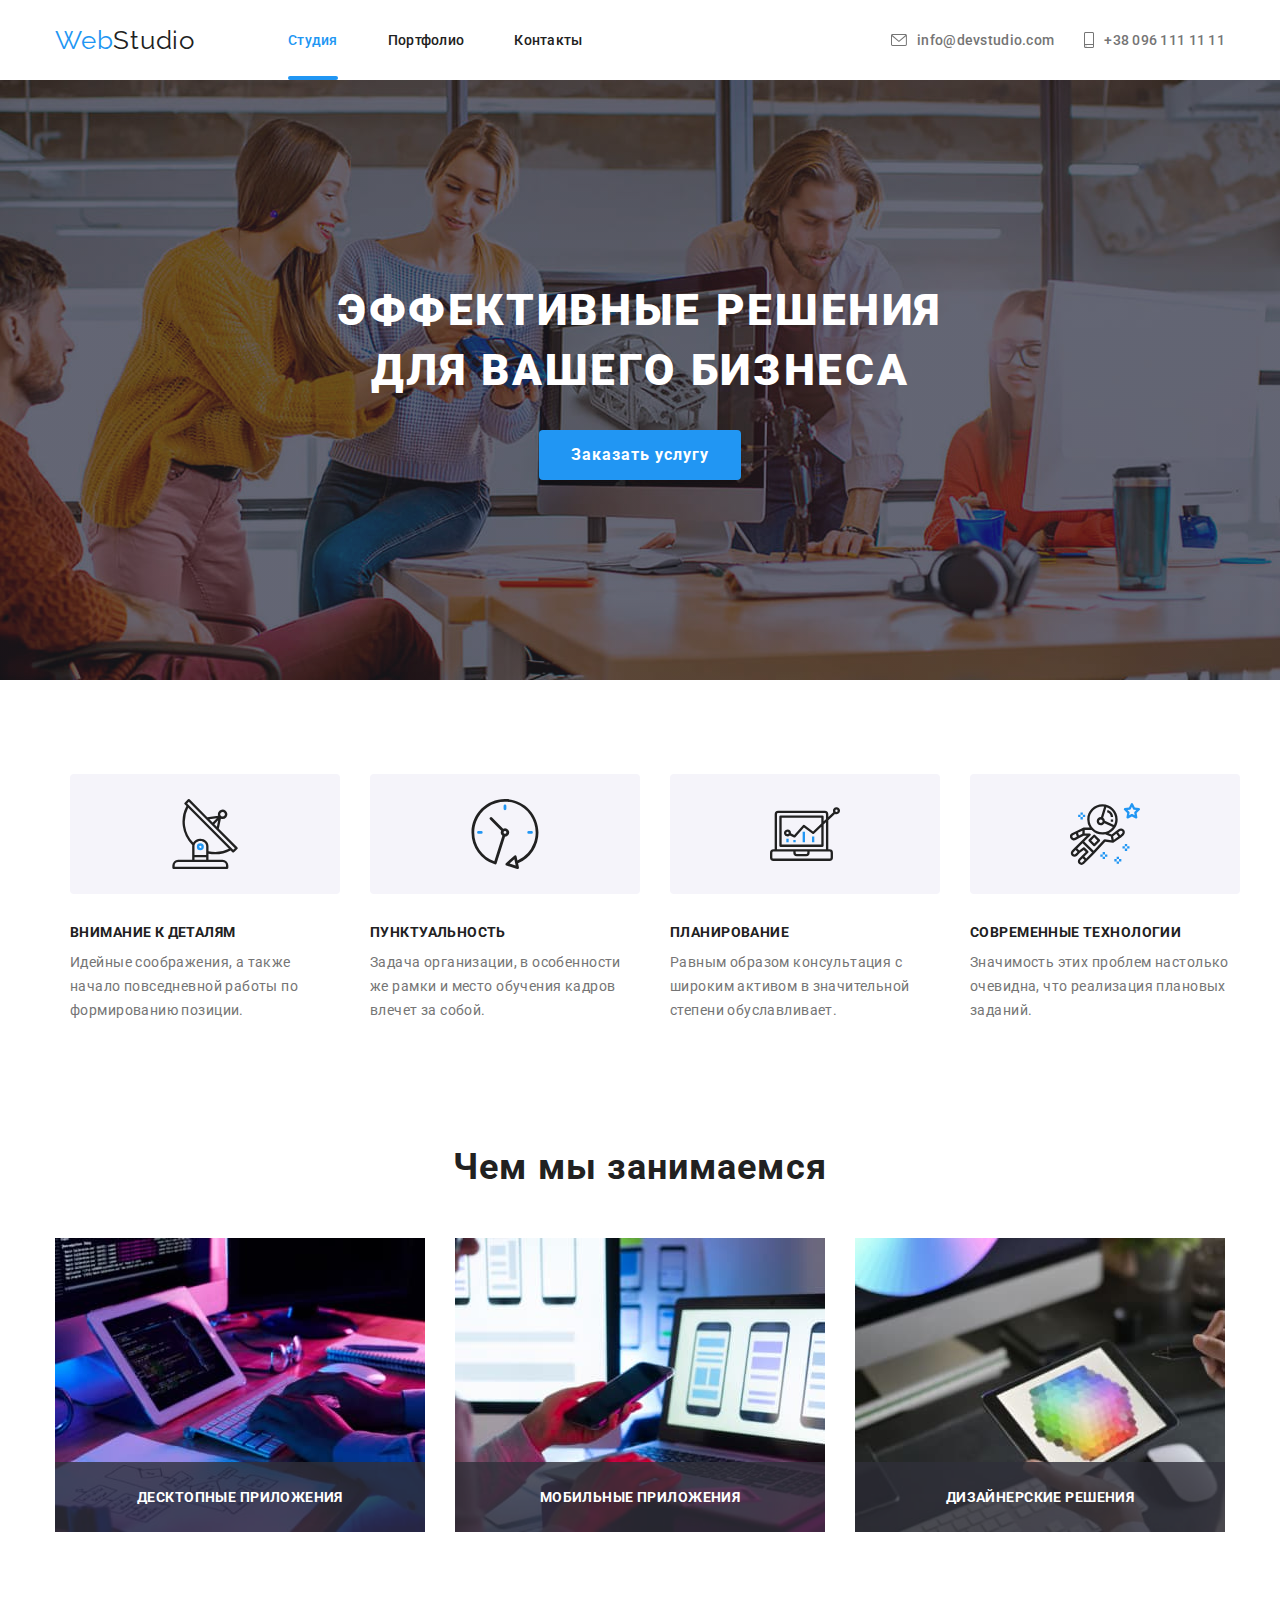
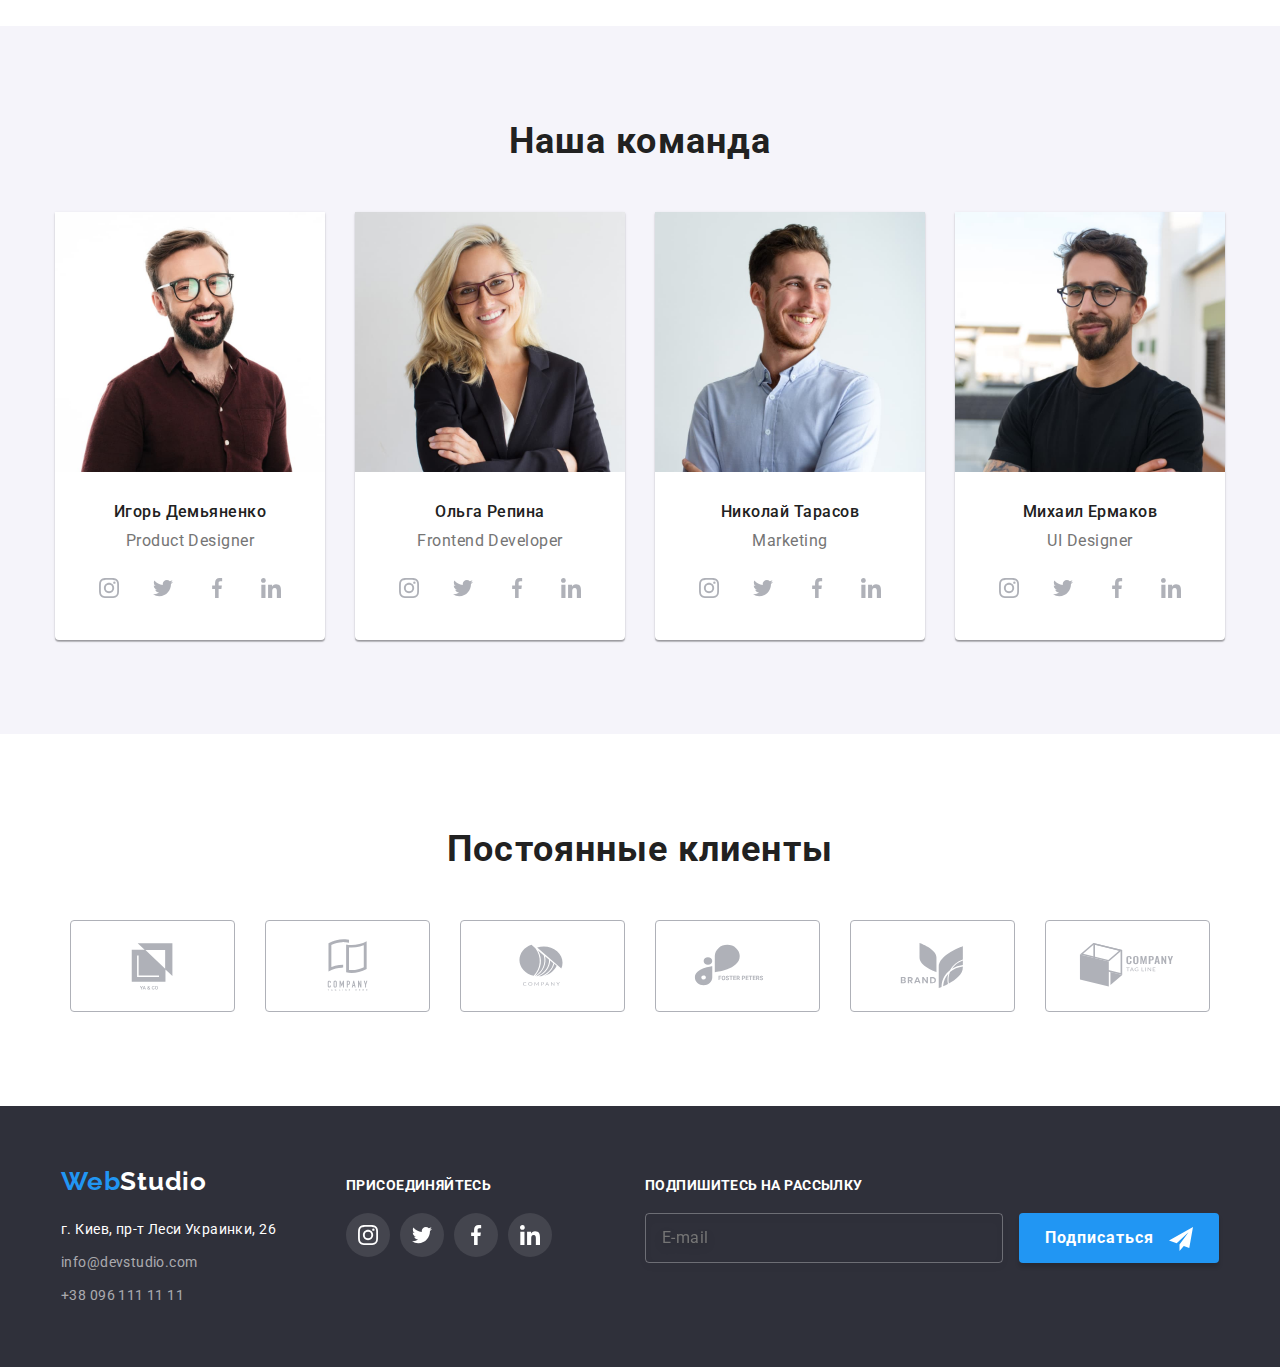
<file: index.html>
<!DOCTYPE html>
<html lang="ru">

<head>
    <meta charset="UTF-8">
    <meta http-equiv="X-UA-Compatible" content="IE=edge">
    <meta name="viewport" content="width=device-width, initial-scale=1.0">
    <title>Студия</title>
    <link rel="preconnect" href="https://fonts.googleapis.com">
    <link rel="preconnect" href="https://fonts.gstatic.com" crossorigin>
    <link
        href="https://fonts.googleapis.com/css2?family=Raleway:wght@700&family=Roboto:wght@400;500;700;900&display=swap"
        rel="stylesheet">
    <link rel="stylesheet" href="./css/main.min.css">
</head>

<body>

    <!-- header   -->

    <header class="header">
        <div class="container">
            <nav class="header__inner">
                <a href="./index.html" class="link header__logo"><span class="header__logo--part">Web</span>Studio</a>
                <ul class="header-nav">
                    <li class="header-nav__item"><a href="./index.html" class="link header__link current">Студия</a>
                    </li>
                    <li class="header-nav__item"><a href="./portfolio.html" class="link header__link">Портфолио</a></li>
                    <li class="header-nav__item"><a href="./index.html" class="link header__link">Контакты</a></li>
                </ul>
                <ul class="header-contact">
                    <li class="header-contact__item">
                        <a href="mailto:info@devstudio.com"
                            class="link header__link header-contact__link header__contact--tablet">
                            <svg class="header-contact__icon" width="16" height="12">
                                <use href="./images/icons.svg#icon-envelope"></use>
                            </svg>
                            info@devstudio.com</a>
                    </li>
                    <li class="header-contact__item">
                        <a href="tel:+380961111111" class="link header__link header-contact__link">
                            <svg class="header-contact__icon" width="10" height="16">
                                <use href="./images/icons.svg#icon-smartphone"></use>
                            </svg>
                            +38 096 111 11 11</a>
                    </li>
                </ul>
            </nav>
            <div class="header-menu">
                <div class="header-mobile">
                    <a href="./index.html" class="link header__logo--mob"><span class="header__logo--part">Web</span>Studio</a>
                    <button class="header-mobile__burger" type="button" data-menu-open>
                        <svg class="header-mobile__icon" width="40" height="40">
                            <use href="./images/icons.svg#icon-menu"></use>
                        </svg>
                    </button>
                </div>
                <div class="burger-menu is-hidden" data-menu>
                    <button data-menu-close class="menu-close__button">
                        <svg class="menu-close__icon">
                            <use href="./images/icons.svg#icon-modal-close"></use>
                        </svg>
                    </button>
                    <div class="burger-inner">
                        <ul class="burger-nav">
                            <li class="burger__item"><a href="./index.html" class="link burger-nav__link current">Студия</a>
                            </li>
                            <li class="burger__item"><a href="./portfolio.html" class="link burger-nav__link">Портфолио</a></li>
                            <li class="burger__item"><a href="./index.html" class="link burger-nav__link">Контакты</a></li>
                        </ul>
                        <ul class="burger-contact">
                            <li class="burger__item">
                                <a href="tel:+380961111111" class="link burger-contact__link-tel">+38 096 111 11 11</a>
                            </li>
                            <li class="burger__item">
                                <a href="mailto:info@devstudio.com" class="link burger-contact__link">info@devstudio.com</a>
                            </li>
                            <ul class="burger-social">
                                <li class="burger-social__item">
                                    <a href="" class="link burger-social__link">Instagram</a>
                                </li>
                                <li class="burger-social__item">
                                    <a href="" class="link burger-social__link">Twitter</a>
                                </li>
                                <li class="burger-social__item">
                                    <a href="" class="link burger-social__link">Facebook</a>
                                </li>
                                <li class="burger-social__item">
                                    <a href="" class="link burger-social__link">LinkedIn</a>
                                </li>
                            </ul>
                        </ul>
                    </div>
                </div>
            </div>
        </div>
    </header>

    <!-- hero -->

    <main>
        <section class="hero section">
            <h1 class="hero__title">Эффективные решения для вашего бизнеса</h1>
            <button data-modal-open type="button" class="hero__button">Заказать услугу</button>
        </section>

        <!-- features  -->

        <section class="features section">
            <div class="container">
                <ul class="features-list">
                    <li class="features-list__item">
                        <div class="features-list__logo">
                            <svg class="features-list__icon">
                                <use href="./images/icons.svg#icon-antenna"></use>
                            </svg>
                        </div>
                        <h3 class="features-list__title">Внимание к деталям</h3>
                        <p class="features-list__text">Идейные соображения, а также начало повседневной работы по
                            формированию позиции.</p>
                    </li>
                    <li class="features-list__item">
                        <div class="features-list__logo">
                            <svg class="features-list__icon">
                                <use href="./images/icons.svg#icon-clock"></use>
                            </svg>
                        </div>
                        <h3 class="features-list__title">Пунктуальность</h3>
                        <p class="features-list__text">Задача организации, в особенности же рамки и место обучения
                            кадров влечет за собой.</p>
                    </li>
                    <li class="features-list__item">
                        <div class="features-list__logo">
                            <svg class="features-list__icon">
                                <use href="./images/icons.svg#icon-diagram"></use>
                            </svg>
                        </div>
                        <h3 class="features-list__title">Планирование</h3>
                        <p class="features-list__text">Равным образом консультация с широким активом в значительной
                            степени обуславливает.</p>
                    </li>
                    <li class="features-list__item">
                        <div class="features-list__logo">
                            <svg class="features-list__icon">
                                <use href="./images/icons.svg#icon-astronaut"></use>
                            </svg>
                        </div>
                        <h3 class="features-list__title">Современные технологии</h3>
                        <p class="features-list__text">Значимость этих проблем настолько очевидна, что реализация
                            плановых заданий.</p>
                    </li>
                </ul>
            </div>
        </section>
        <section class="product section">
            <div class="container">
                <h2 class="primary-title">Чем мы занимаемся</h2>
                <ul class="product-list">
                    <li class="product-list__item">
                        <picture>
                            <source srcset="
                                                ./images/img-1.jpg 1x,
                                                ./images/img-1-2x.jpeg 2x
                                                " media="(min-width: 1200px)" />
                            <img src="./images/img-1.jpg" alt="работа за компьютером" width="370" height="294"
                                class="product-list__photo">
                        </picture>
                        <p class="product-list__descr">Десктопные приложения</p>
                    </li>
                    <li class="product-list__item">
                        <picture>
                            <source srcset="
                                                                        ./images/img-2.jpg 1x,
                                                                        ./images/img-2-2x.jpeg 2x
                                                                        " media="(min-width: 1200px)" />
                            <img src="./images/img-2.jpg" alt="работа с телефоном" width="370" height="294"
                                class="product-list__photo">
                        </picture>
                        <p class="product-list__descr">Мобильные приложения</p>
                    </li>
                    <li class="product-list__item">
                        <picture>
                            <source srcset="
                                                                        ./images/img-3.jpg 1x,
                                                                        ./images/img-3-2x.jpeg 2x
                                                                        " media="(min-width: 1200px)" />
                            <img src="./images/img-3.jpg" alt="работа за планшетом" width="370" height="294"
                                class="product-list__photo">
                        </picture>
                        <p class="product-list__descr">Дизайнерские решения</p>
                    </li>
                </ul>
            </div>
        </section>

        <!-- team -->

        <section class="team section">
            <div class="container">
            <h2 class="primary-title">Наша команда</h2>
            <ul class="team-list">
                <li class="team-list__item">
                    <picture>
                        <source srcset="
                        ./images/img-4.jpg 1x,
                        ./images/img-4-2x.jpeg 2x
                        " media="(min-width: 1200px)" />
                        <source srcset="
                        ./images/img-tab-4.jpeg 1x,
                        ./images/img-tab-4-2x.jpeg 2x
                        " media="(min-width: 768px)" />
                        <source srcset="
                        ./images/img-mob-4.jpeg 1x,
                        ./images/img-mob-4-2x.jpeg 2x
                        " media="(min-width: 480px)" />
                        <img src="./images/img-4.jpg" alt="Product Designer" width="270" height="260"
                            class="team-list__photo">
                    </picture>
                    <div class="team-list__info">
                        <h3 class="team-list__name">Игорь Демьяненко</h3>
                        <p class="team-list__position">Product Designer</p>
                        <ul class="team-social">
                            <li class="team-social__icon">
                                <a href="#" class="link team-social__link">
                                    <svg class="team-social__sign">
                                        <use href="./images/icons.svg#icon-instagram"></use>
                                    </svg>
                                </a>
                            </li>
                            <li class="team-social__icon">
                                <a href="#" class="link team-social__link">
                                    <svg class="team-social__sign">
                                        <use href="./images/icons.svg#icon-twitter"></use>
                                    </svg>
                                </a>
                            </li>
                            <li class="team-social__icon">
                                <a href="#" class="link team-social__link">
                                    <svg class="team-social__sign">
                                        <use href="./images/icons.svg#icon-facebook"></use>
                                    </svg>
                                </a>
                            </li>
                            <li class="team-social__icon">
                                <a href="#" class="link team-social__link">
                                    <svg class="team-social__sign">
                                        <use href="./images/icons.svg#icon-linkedin"></use>
                                    </svg>
                                </a>
                            </li>
                        </ul>
                    </div>
                </li>
                <li class="team-list__item">
                    <picture>
                        <source srcset="
                                            ./images/img-5.jpg 1x,
                                            ./images/img-5-2x.jpeg 2x
                                            " media="(min-width: 1200px)" />
                        <source srcset="
                                            ./images/img-tab-5.jpeg 1x,
                                            ./images/img-tab-5-2x.jpeg 2x
                                            " media="(min-width: 768px)" />
                        <source srcset="
                                            ./images/img-mob-5.jpeg 1x,
                                            ./images/img-mob-5-2x.jpeg 2x
                                            " media="(min-width: 480px)" />
                        <img src="./images/img-5.jpg" alt="Frontend Developer" width="270" height="260"
                            class="team-list__photo">
                    </picture>
                    <div class="team-list__info">
                        <h3 class="team-list__name">Ольга Репина</h3>
                        <p class="team-list__position">Frontend Developer</p>
                        <ul class="team-social">
                            <li class="team-social__icon">
                                <a href="#" class="link team-social__link">
                                    <svg class="team-social__sign">
                                        <use href="./images/icons.svg#icon-instagram"></use>
                                    </svg>
                                </a>
                            </li>
                            <li class="team-social__icon">
                                <a href="#" class="link team-social__link">
                                    <svg class="team-social__sign">
                                        <use href="./images/icons.svg#icon-twitter"></use>
                                    </svg>
                                </a>
                            </li>
                            <li class="team-social__icon">
                                <a href="#" class="link team-social__link">
                                    <svg class="team-social__sign">
                                        <use href="./images/icons.svg#icon-facebook"></use>
                                    </svg>
                                </a>
                            </li>
                            <li class="team-social__icon">
                                <a href="#" class="link team-social__link">
                                    <svg class="team-social__sign">
                                        <use href="./images/icons.svg#icon-linkedin"></use>
                                    </svg>
                                </a>
                            </li>
                        </ul>
                    </div>
                </li>
                <li class="team-list__item">
                    <picture>
                        <source srcset="
                                                                ./images/img-6.jpg 1x,
                                                                ./images/img-6-2x.jpeg 2x
                                                                " media="(min-width: 1200px)" />
                        <source srcset="
                                                                ./images/img-tab-6.jpeg 1x,
                                                                ./images/img-tab-6-2x.jpeg 2x
                                                                " media="(min-width: 768px)" />
                        <source srcset="
                                                                ./images/img-mob-6.jpeg 1x,
                                                                ./images/img-mob-6-2x.jpeg 2x
                                                                " media="(min-width: 480px)" />
                        <img src="./images/img-6.jpg" alt="Marketing" width="270" height="260" class="team-list__photo">
                    </picture>
                    <div class="team-list__info">
                        <h3 class="team-list__name">Николай Тарасов</h3>
                        <p class="team-list__position">Marketing</p>
                        <ul class="team-social">
                            <li class="team-social__icon">
                                <a href="#" class="link team-social__link">
                                    <svg class="team-social__sign">
                                        <use href="./images/icons.svg#icon-instagram"></use>
                                    </svg>
                                </a>
                            </li>
                            <li class="team-social__icon">
                                <a href="#" class="link team-social__link">
                                    <svg class="team-social__sign">
                                        <use href="./images/icons.svg#icon-twitter"></use>
                                    </svg>
                                </a>
                            </li>
                            <li class="team-social__icon">
                                <a href="#" class="link team-social__link">
                                    <svg class="team-social__sign">
                                        <use href="./images/icons.svg#icon-facebook"></use>
                                    </svg>
                                </a>
                            </li>
                            <li class="team-social__icon">
                                <a href="#" class="link team-social__link">
                                    <svg class="team-social__sign">
                                        <use href="./images/icons.svg#icon-linkedin"></use>
                                    </svg>
                                </a>
                            </li>
                        </ul>
                    </div>
                </li>
                <li class="team-list__item">
                    <picture>
                        <source srcset="
                                                                                    ./images/img-7.jpg 1x,
                                                                                    ./images/img-7-2x.jpeg 2x
                                                                                    " media="(min-width: 1200px)" />
                        <source srcset="
                                                                                    ./images/img-tab-7.jpeg 1x,
                                                                                    ./images/img-tab-7-2x.jpeg 2x
                                                                                    " media="(min-width: 768px)" />
                        <source srcset="
                                                                                    ./images/img-mob-7.jpeg 1x,
                                                                                    ./images/img-mob-7-2x.jpeg 2x
                                                                                    " media="(min-width: 480px)" />
                        <img src="./images/img-7.jpg" alt="UI Designer" width="270" height="260"
                            class="team-list__photo">
                    </picture>
                    <div class="team-list__info">
                        <h3 class="team-list__name">Михаил Ермаков</h3>
                        <p class="team-list__position">UI Designer</p>
                        <ul class="team-social">
                            <li class="team-social__icon">
                                <a href="#" class="link team-social__link">
                                    <svg class="team-social__sign">
                                        <use href="./images/icons.svg#icon-instagram"></use>
                                    </svg>
                                </a>
                            </li>
                            <li class="team-social__icon">
                                <a href="#" class="link team-social__link">
                                    <svg class="team-social__sign">
                                        <use href="./images/icons.svg#icon-twitter"></use>
                                    </svg>
                                </a>
                            </li>
                            <li class="team-social__icon">
                                <a href="#" class="link team-social__link">
                                    <svg class="team-social__sign">
                                        <use href="./images/icons.svg#icon-facebook"></use>
                                    </svg>
                                </a>
                            </li>
                            <li class="team-social__icon">
                                <a href="#" class="link team-social__link">
                                    <svg class="team-social__sign">
                                        <use href="./images/icons.svg#icon-linkedin"></use>
                                    </svg>
                                </a>
                            </li>
                        </ul>
                    </div>
                </li>
            </ul>
            </div>
        </section>

        <!-- clients -->

        <section class="clients section">
            <div class="container clients-container">
                <h2 class="primary-title">Постоянные клиенты</h2>
                <ul class="clients-list">
                    <li class="clients-list__item">
                        <a href="#" class="clients-list__link link">
                            <svg class="clients-list__icon">
                                <use href="images/icons.svg#icon-client-1"></use>
                            </svg>
                        </a>
                    </li>
                    <li class="clients-list__item">
                        <a href="#" class="link clients-list__link">
                            <svg class="clients-list__icon">
                                <use href="images/icons.svg#icon-client-2"></use>
                            </svg>
                        </a>
                    </li>
                    <li class="clients-list__item">
                        <a href="#" class="link clients-list__link">
                            <svg class="clients-list__icon">
                                <use href="images/icons.svg#icon-client-3"></use>
                            </svg>
                        </a>
                    </li>
                    <li class="clients-list__item">
                        <a href="#" class="link clients-list__link">
                            <svg class="clients-list__icon">
                                <use href="images/icons.svg#icon-client-4"></use>
                            </svg>
                        </a>
                    </li>
                    <li class="clients-list__item">
                        <a href="#" class="clients-list__link link">
                            <svg class="clients-list__icon">
                                <use href="images/icons.svg#icon-client-5"></use>
                            </svg>
                        </a>
                    </li>
                    <li class="clients-list__item">
                        <a href="#" class="clients-list__link link">
                            <svg class="clients-list__icon">
                                <use href="images/icons.svg#icon-client-6"></use>
                            </svg>
                        </a>
                    </li>
                </ul>
            </div>
        </section>
    </main>

    <!-- footer  -->

    <footer class="footer">
        <div class="footer__inner container">
            <div class="footer-online">
                <div class="footer-contact">
                    <a href="./index.html" class="link footer__logo"><span
                            class="footer__logo--part">Web</span>Studio</a>
                    <address>
                        <ul class="footer-list">
                            <li class="footer-list__item"><a target="_blank" rel="noopener nofollow noreferrer"
                                    href="https://goo.gl/maps/vHbvLsZFDgiM335Y8" class="link footer-list__map">г. Киев,
                                    пр-т Леси
                                    Украинки, 26</a>
                            </li>
                            <li class="footer-list__item"><a href="mailto:info@devstudio.com"
                                    class="link footer-list__mail">info@devstudio.com</a></li>
                            <li class="footer-list__item"><a href="tel:+380961111111" class="link footer-list__tel">+38
                                    096 111 11
                                    11</a></li>
                        </ul>
                    </address>
                </div>
                <div class="footer-connect">
                    <p class="footer__text">Присоединяйтесь</p>
                    <ul class="footer-social">
                        <li class="footer-social__icon">
                            <a href="#" class="link footer-social__link">
                                <svg class="footer-social__sign">
                                    <use href="./images/icons.svg#icon-instagram"></use>
                                </svg>
                            </a>
                        </li>
                        <li class="footer-social__icon">
                            <a href="#" class="link footer-social__link">
                                <svg class="footer-social__sign">
                                    <use href="./images/icons.svg#icon-twitter"></use>
                                </svg>
                            </a>
                        </li>
                        <li class="footer-social__icon">
                            <a href="#" class="link footer-social__link">
                                <svg class="footer-social__sign">
                                    <use href="./images/icons.svg#icon-facebook"></use>
                                </svg>
                            </a>
                        </li>
                        <li class="footer-social__icon">
                            <a href="#" class="link footer-social__link">
                                <svg class="footer-social__sign">
                                    <use href="./images/icons.svg#icon-linkedin"></use>
                                </svg>
                            </a>
                        </li>
                    </ul>
                </div>
            </div>
            <form class="footer-form">
                <p class="footer__text">Подпишитесь на рассылку</p>
                <label for="email"></label>
                <input type="email" name="email" id="email" placeholder="E-mail" class="footer-form__input">
                <button type="submit" class="footer-form__button">Подписаться
                    <svg class="footer-form__send">
                        <use href="./images/icons.svg#icon-send"></use>
                    </svg>
                </button>
            </form>
        </div>
    </footer>

    <!-- modal window -->

    <div class="backdrop is-hidden" data-modal>
        <div class="modal">
            <form class="modal-form">
                <button data-modal-close class="modal-close__button">
                    <svg class="modal-close__icon">
                        <use href="./images/icons.svg#icon-modal-close"></use>
                    </svg>
                </button>
                <p class="modal-form__text">Оставьте свои данные, мы вам перезвоним</p>
                <div class="modal-data">
                    <div class="modal-data__item">
                        <label for="username" class="modal-data__label">Имя
                            <input type="text" name="username" id="username" class="modal-data__input">
                            <svg class="modal-data__icon">
                                <use href="./images/icons.svg#icon-person"></use>
                            </svg>
                        </label>
                    </div>
                    <div class="modal-data__item">
                        <label for="number" class="modal-data__label">Телефон
                            <input type="tel" name="number" id="number" class="modal-data__input">
                            <svg class="modal-data__icon">
                                <use href="./images/icons.svg#icon-phone"></use>
                            </svg>
                        </label>
                    </div>
                    <div class="modal-data__item">
                        <label for="mail" class="modal-data__label">Почта
                            <input type="email" name="mail" id="mail" class="modal-data__input">
                            <svg class="modal-data__icon">
                                <use href="./images/icons.svg#icon-email"></use>
                            </svg>
                        </label>
                    </div>
                    <div class="modal-data__item">
                        <label for="comment" class="modal-data__label">Комментарий</label>
                        <textarea name="text" id="comment" placeholder="Введите текст"
                            class="modal-data__input modal-data__textarea"></textarea>
                    </div>
                </div>
                <label class="modal-checkbox">
                    <svg class="modal-checkbox__icon">
                        <use href="./images/icons.svg#icon-check"></use>
                    </svg>
                    <input class="modal-checkbox__input" type="checkbox" name="agree" value="agree">Соглашаюсь с
                    рассылкой и принимаю <a href="#" download class="modal-checkbox__link">Условия договора</a>
                </label>
                <button type="submit" class="modal-form__button">Отправить</button>
            </form>
        </div>
    </div>

    <script src="./js/modal.js"></script>
    <script src="./js/menu.js"></script>

</body>

</html>
</file>
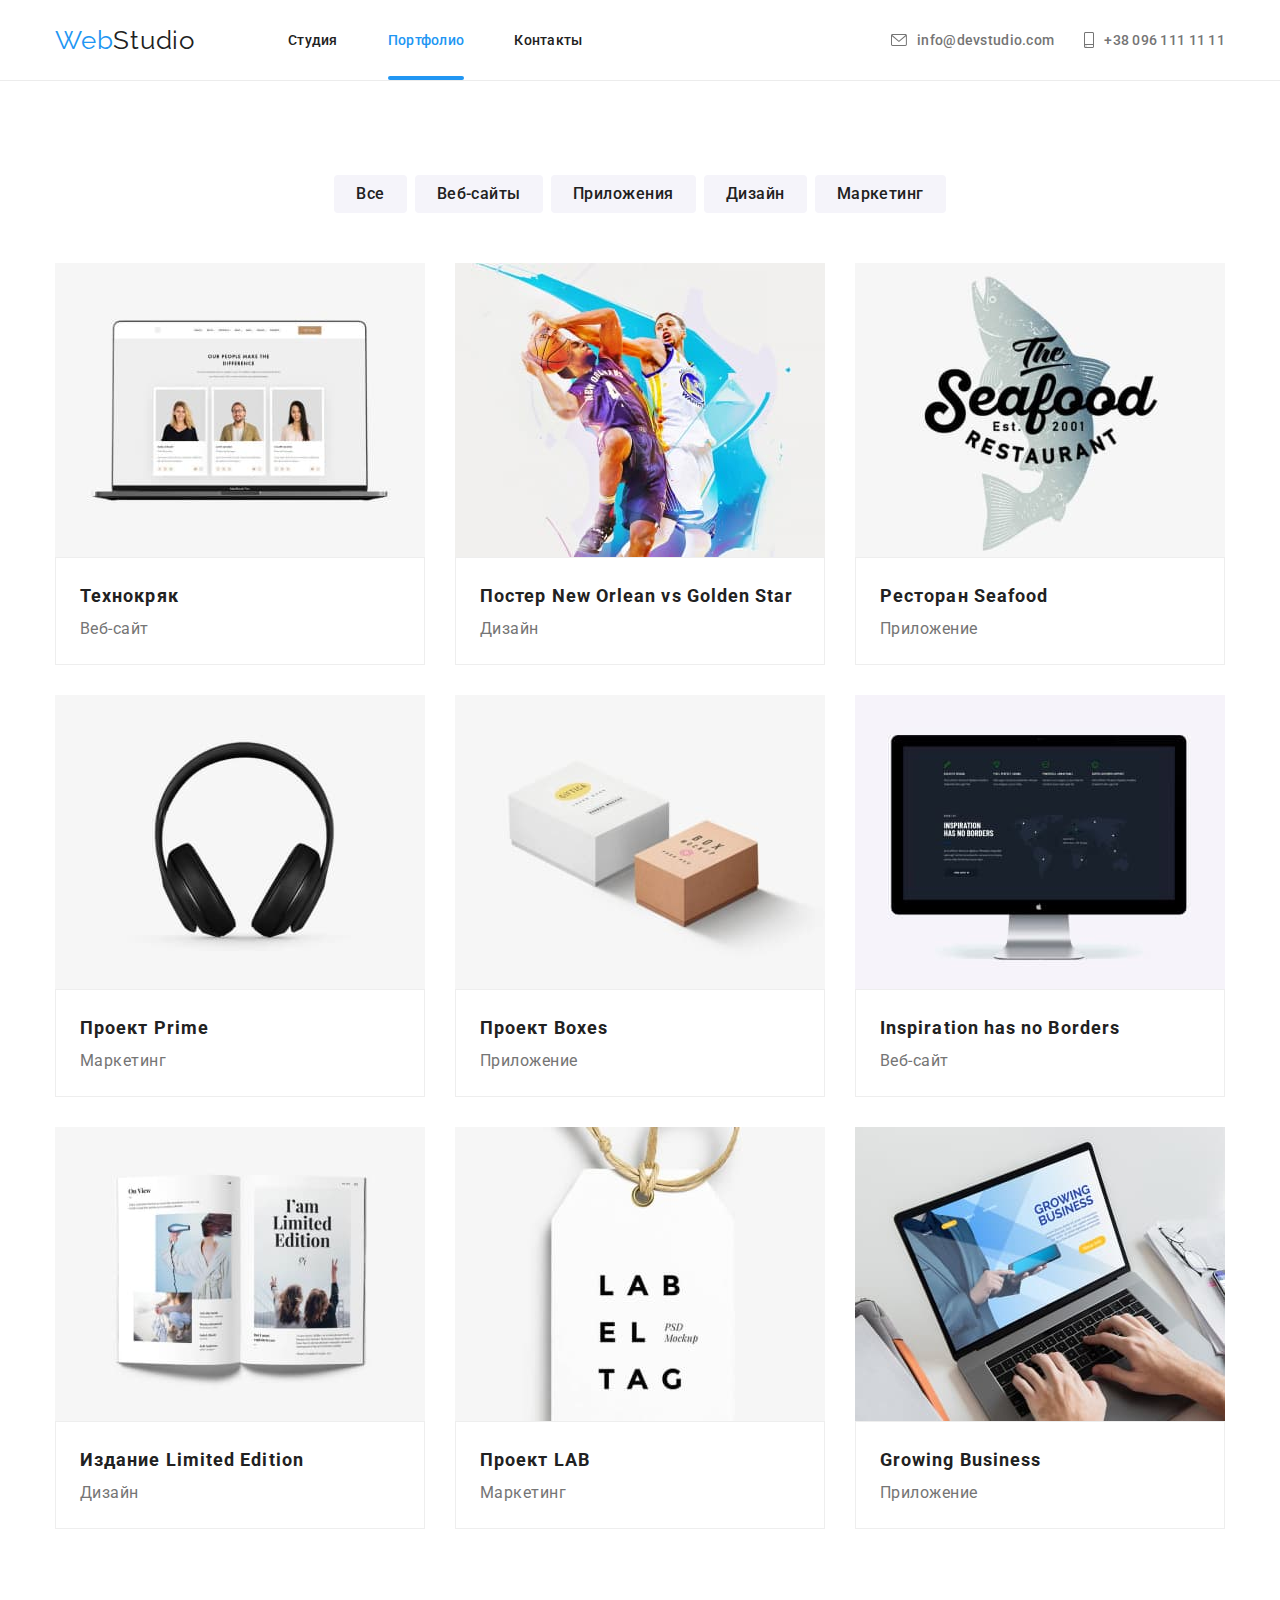
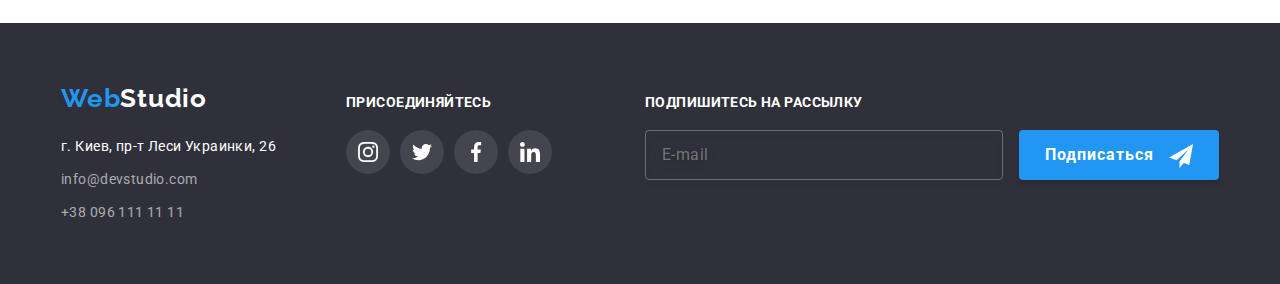
<file: portfolio.html>
<!DOCTYPE html>
<html lang="ru">
<head>
    <meta charset="UTF-8">
    <meta http-equiv="X-UA-Compatible" content="IE=edge">
    <meta name="viewport" content="width=device-width, initial-scale=1.0">
    <title>Портфолио</title>
    <link rel="preconnect" href="https://fonts.googleapis.com">
    <link rel="preconnect" href="https://fonts.gstatic.com" crossorigin>
    <link href="https://fonts.googleapis.com/css2?family=Raleway:wght@700&family=Roboto:wght@400;500;700;900&display=swap"
        rel="stylesheet">
    <link rel="stylesheet" href="./css/main.min.css">
</head>
<body>
    
    <!-- header   -->
    
    <header class="header">
        <div class="container">
            <nav class="header__inner">
                <a href="./index.html" class="link header__logo"><span class="header__logo--part">Web</span>Studio</a>
                <ul class="header-nav">
                    <li class="header-nav__item"><a href="./index.html" class="link header__link">Студия</a>
                    </li>
                    <li class="header-nav__item"><a href="./portfolio.html" class="link header__link current">Портфолио</a></li>
                    <li class="header-nav__item"><a href="./index.html" class="link header__link">Контакты</a></li>
                </ul>
                <ul class="header-contact">
                    <li class="header-contact__item">
                        <a href="mailto:info@devstudio.com"
                            class="link header__link header-contact__link header__contact--tablet">
                            <svg class="header-contact__icon" width="16" height="12">
                                <use href="./images/icons.svg#icon-envelope"></use>
                            </svg>
                            info@devstudio.com</a>
                    </li>
                    <li class="header-contact__item">
                        <a href="tel:+380961111111" class="link header__link header-contact__link">
                            <svg class="header-contact__icon" width="10" height="16">
                                <use href="./images/icons.svg#icon-smartphone"></use>
                            </svg>
                            +38 096 111 11 11</a>
                    </li>
                </ul>
            </nav>
            <div class="header-menu">
                <div class="header-mobile">
                    <a href="./index.html" class="link header__logo--mob"><span class="header__logo--part">Web</span>Studio</a>
                    <button class="header-mobile__burger" type="button" data-menu-open>
                        <svg class="header-mobile__icon" width="40" height="40">
                            <use href="./images/icons.svg#icon-menu"></use>
                        </svg>
                    </button>
                </div>
                <div class="burger-menu is-hidden" data-menu>
                    <button data-menu-close class="menu-close__button">
                        <svg class="menu-close__icon">
                            <use href="./images/icons.svg#icon-modal-close"></use>
                        </svg>
                    </button>
                    <div class="burger-inner">
                        <ul class="burger-nav">
                            <li class="burger__item"><a href="./index.html" class="link burger-nav__link">Студия</a>
                            </li>
                            <li class="burger__item"><a href="./portfolio.html" class="link burger-nav__link current">Портфолио</a></li>
                            <li class="burger__item"><a href="./index.html" class="link burger-nav__link">Контакты</a></li>
                        </ul>
                        <ul class="burger-contact">
                            <li class="burger__item">
                                <a href="tel:+380961111111" class="link burger-contact__link-tel">+38 096 111 11 11</a>
                            </li>
                            <li class="burger__item">
                                <a href="mailto:info@devstudio.com" class="link burger-contact__link">info@devstudio.com</a>
                            </li>
                            <ul class="burger-social">
                                <li class="burger-social__item">
                                    <a href="" class="link burger-social__link">Instagram</a>
                                </li>
                                <li class="burger-social__item">
                                    <a href="" class="link burger-social__link">Twitter</a>
                                </li>
                                <li class="burger-social__item">
                                    <a href="" class="link burger-social__link">Facebook</a>
                                </li>
                                <li class="burger-social__item">
                                    <a href="" class="link burger-social__link">LinkedIn</a>
                                </li>
                            </ul>
                        </ul>
                    </div>
                </div>
            </div>
        </div>
    </header>

    <!-- portfolio -->

    <main>
        <section class="portfolio section">
            <div class="container portfolio-container">
                <ul class="portfolio-nav">
                    <li class="portfolio-nav__item"><button type="button" class="portfolio-nav__button">Все</button></li>
                    <li class="portfolio-nav__item"><button type="button" class="portfolio-nav__button">Веб-сайты</button></li>
                    <li class="portfolio-nav__item"><button type="button" class="portfolio-nav__button">Приложения</button></li>
                    <li class="portfolio-nav__item"><button type="button" class="portfolio-nav__button">Дизайн</button></li>
                    <li class="portfolio-nav__item"><button type="button" class="portfolio-nav__button">Маркетинг</button></li>
                </ul>
                <ul class="portfolio-gallery">
                    <li class="portfolio-gallery__item">
                        <a href="#" class="link portfolio-article">
                            <div class="link portfolio-article__photo">
                                <picture>
                                    <source srcset="
                                                                            ./images/img-8.jpg 1x,
                                                                            ./images/img-8-2x.jpeg 2x
                                                                            " 
                                                                            media="(min-width: 1200px)" />
                                    <source srcset="
                                                                            ./images/img-tab-8.jpeg 1x,
                                                                            ./images/img-tab-8-2x.jpeg 2x
                                                                            " 
                                                                            media="(min-width: 768px)" />
                                    <source srcset="
                                                                            ./images/img-mob-8.jpeg 1x,
                                                                            ./images/img-mob-8-2x.jpeg 2x
                                                                            " 
                                                                            media="(min-width: 480px)" />
                                    <img class="link portfolio-article__img" src="./images/img-8.jpg" alt="ноутбук" width="370" height="294">
                                </picture>
                                
                                <div class="portfolio-overlay">
                                    <p class="portfolio-overlay__text">Технокряк это современная площадка распространения коронавируса. Компании используют эту
                                        платформу для цифрового
                                        шпионажа и атак на защищённые сервера конкурентов.</p>
                                </div>
                            </div>
                            <div class="portfolio-article__descr">
                                <h3 class="portfolio-article__name">Технокряк</h3>
                                <p class="portfolio-article__type">Веб-сайт</p>
                            </div>
                        </a>
                    </li>
                    <li class="portfolio-gallery__item">
                        <a href="#" class="link portfolio-article">
                            <div class="link portfolio-article__photo">
                                <picture>
                                    <source srcset="
                                                                            ./images/img-9.jpg 1x,
                                                                            ./images/img-9-2x.jpeg 2x
                                                                            " 
                                                                            media="(min-width: 1200px)" />
                                    <source srcset="
                                                                            ./images/img-tab-9.jpeg 1x,
                                                                            ./images/img-tab-9-2x.jpeg 2x
                                                                            " 
                                                                            media="(min-width: 768px)" />
                                    <source srcset="
                                                                            ./images/img-mob-9.jpeg 1x,
                                                                            ./images/img-mob-9-2x.jpeg 2x
                                                                            " 
                                                                            media="(min-width: 480px)" />
                                    <img class="link portfolio-article__img" src="./images/img-9.jpg" alt="ноутбук" width="370" height="294">
                                </picture>
                                
                                <div class="portfolio-overlay">
                                    <p class="portfolio-overlay__text">Технокряк это современная площадка распространения коронавируса. Компании
                                        используют эту
                                        платформу для цифрового
                                        шпионажа и атак на защищённые сервера конкурентов.</p>
                                </div>
                            </div>
                            <div class="portfolio-article__descr">
                                <h3 class="portfolio-article__name">Постер New Orlean vs Golden Star</h3>
                                <p class="portfolio-article__type">Дизайн</p>
                            </div>
                        </a>
                    </li>
                    <li class="portfolio-gallery__item">
                        <a href="#" class="link portfolio-article">
                            <div class="link portfolio-article__photo">
                                <picture>
                                    <source srcset="
                                                                            ./images/img-10.jpg 1x,
                                                                            ./images/img-10-2x.jpeg 2x
                                                                            " 
                                                                            media="(min-width: 1200px)" />
                                    <source srcset="
                                                                            ./images/img-tab-10.jpeg 1x,
                                                                            ./images/img-tab-10-2x.jpeg 2x
                                                                            " 
                                                                            media="(min-width: 768px)" />
                                    <source srcset="
                                                                            ./images/img-mob-10.jpeg 1x,
                                                                            ./images/img-mob-10-2x.jpeg 2x
                                                                            " 
                                                                            media="(min-width: 480px)" />
                                    <img class="link portfolio-article__img" src="./images/img-10.jpg" alt="ноутбук" width="370" height="294">
                                </picture>
                                
                                <div class="portfolio-overlay">
                                    <p class="portfolio-overlay__text">Технокряк это современная площадка распространения коронавируса. Компании
                                        используют эту
                                        платформу для цифрового
                                        шпионажа и атак на защищённые сервера конкурентов.</p>
                                </div>
                            </div>
                            <div class="portfolio-article__descr">
                                <h3 class="portfolio-article__name">Ресторан Seafood</h3>
                                <p class="portfolio-article__type">Приложение</p>
                            </div>
                        </a>
                    </li>
                    <li class="portfolio-gallery__item"">
                        <a href="#" class="link portfolio-article">
                            <div class="link portfolio-article__photo">
                                <picture>
                                    <source srcset="
                                                                            ./images/img-11.jpg 1x,
                                                                            ./images/img-11-2x.jpeg 2x
                                                                            " 
                                                                            media="(min-width: 1200px)" />
                                    <source srcset="
                                                                            ./images/img-tab-11.jpeg 1x,
                                                                            ./images/img-tab-11-2x.jpeg 2x
                                                                            " 
                                                                            media="(min-width: 768px)" />
                                    <source srcset="
                                                                            ./images/img-mob-11.jpeg 1x,
                                                                            ./images/img-mob-11-2x.jpeg 2x
                                                                            " 
                                                                            media="(min-width: 480px)" />
                                    <img class="link portfolio-article__img" src="./images/img-11.jpg" alt="ноутбук" width="370" height="294">
                                </picture>
                                
                                <div class="portfolio-overlay">
                                    <p class="portfolio-overlay__text">Технокряк это современная площадка распространения коронавируса. Компании
                                        используют эту
                                        платформу для цифрового
                                        шпионажа и атак на защищённые сервера конкурентов.</p>
                                </div>
                            </div>
                            <div class="portfolio-article__descr">
                                <h3 class="portfolio-article__name">Проект Prime</h3>
                                <p class="portfolio-article__type">Маркетинг</p>
                            </div>
                        </a>
                    </li>
                    <li class="portfolio-gallery__item"">
                        <a href="#" class="link portfolio-article">
                            <div class="link portfolio-article__photo">
                                <picture>
                                    <source srcset="
                                                                            ./images/img-12.jpg 1x,
                                                                            ./images/img-12-2x.jpeg 2x
                                                                            " 
                                                                            media="(min-width: 1200px)" />
                                    <source srcset="
                                                                            ./images/img-tab-12.jpeg 1x,
                                                                            ./images/img-tab-12-2x.jpeg 2x
                                                                            " 
                                                                            media="(min-width: 768px)" />
                                    <source srcset="
                                                                            ./images/img-mob-12.jpeg 1x,
                                                                            ./images/img-mob-12-2x.jpeg 2x
                                                                            " 
                                                                            media="(min-width: 480px)" />
                                    <img class="link portfolio-article__img" src="./images/img-12.jpg" alt="ноутбук" width="370" height="294">
                                </picture>
                                
                                <div class="portfolio-overlay">
                                    <p class="portfolio-overlay__text">Технокряк это современная площадка распространения коронавируса. Компании
                                        используют эту
                                        платформу для цифрового
                                        шпионажа и атак на защищённые сервера конкурентов.</p>
                                </div>
                            </div>
                            <div class="portfolio-article__descr">
                                <h3 class="portfolio-article__name">Проект Boxes</h3>
                                <p class="portfolio-article__type">Приложение</p>
                            </div>
                        </a>
                    </li>
                    <li class="portfolio-gallery__item"">
                        <a href="#" class="link portfolio-article">
                            <div class="link portfolio-article__photo">
                                <picture>
                                    <source srcset="
                                                                            ./images/img-13.jpg 1x,
                                                                            ./images/img-13-2x.jpeg 2x
                                                                            " 
                                                                            media="(min-width: 1200px)" />
                                    <source srcset="
                                                                            ./images/img-tab-13.jpeg 1x,
                                                                            ./images/img-tab-13-2x.jpeg 2x
                                                                            " 
                                                                            media="(min-width: 768px)" />
                                    <source srcset="
                                                                            ./images/img-mob-13.jpeg 1x,
                                                                            ./images/img-mob-13-2x.jpeg 2x
                                                                            " 
                                                                            media="(min-width: 480px)" />
                                    <img class="link portfolio-article__img" src="./images/img-13.jpg" alt="ноутбук" width="370" height="294">
                                </picture>
                                
                                <div class="portfolio-overlay">
                                    <p class="portfolio-overlay__text">Технокряк это современная площадка распространения коронавируса. Компании
                                        используют эту
                                        платформу для цифрового
                                        шпионажа и атак на защищённые сервера конкурентов.</p>
                                </div>
                            </div>
                            <div class="portfolio-article__descr">
                                <h3 class="portfolio-article__name">Inspiration has no Borders</h3>
                                <p class="portfolio-article__type">Веб-сайт</p>
                            </div>
                        </a>
                    </li>
                    <li class="portfolio-gallery__item"">
                        <a href="#" class="link portfolio-article">
                            <div class="link portfolio-article__photo">
                                <picture>
                                    <source srcset="
                                                                            ./images/img-14.jpg 1x,
                                                                            ./images/img-14-2x.jpeg 2x
                                                                            " 
                                                                            media="(min-width: 1200px)" />
                                    <source srcset="
                                                                            ./images/img-tab-14.jpeg 1x,
                                                                            ./images/img-tab-14-2x.jpeg 2x
                                                                            " 
                                                                            media="(min-width: 768px)" />
                                    <source srcset="
                                                                            ./images/img-mob-14.jpeg 1x,
                                                                            ./images/img-mob-14-2x.jpeg 2x
                                                                            " 
                                                                            media="(min-width: 480px)" />
                                    <img class="link portfolio-article__img" src="./images/img-14.jpg" alt="ноутбук" width="370" height="294">
                                </picture>
                                
                                <div class="portfolio-overlay">
                                    <p class="portfolio-overlay__text">Технокряк это современная площадка распространения коронавируса. Компании
                                        используют эту
                                        платформу для цифрового
                                        шпионажа и атак на защищённые сервера конкурентов.</p>
                                </div>
                            </div>
                            <div class="portfolio-article__descr">
                                <h3 class="portfolio-article__name">Издание Limited Edition</h3>
                                <p class="portfolio-article__type">Дизайн</p>
                            </div>
                        </a>
                    </li>
                    <li class="portfolio-gallery__item"">
                        <a href="#" class="link portfolio-article">
                            <div class="link portfolio-article__photo">
                                <picture>
                                    <source srcset="
                                                                            ./images/img-15.jpg 1x,
                                                                            ./images/img-15-2x.jpeg 2x
                                                                            " 
                                                                            media="(min-width: 1200px)" />
                                    <source srcset="
                                                                            ./images/img-tab-15.jpeg 1x,
                                                                            ./images/img-tab-15-2x.jpeg 2x
                                                                            " 
                                                                            media="(min-width: 768px)" />
                                    <source srcset="
                                                                            ./images/img-mob-15.jpeg 1x,
                                                                            ./images/img-mob-15-2x.jpeg 2x
                                                                            " 
                                                                            media="(min-width: 480px)" />
                                    <img class="link portfolio-article__img" src="./images/img-15.jpg" alt="ноутбук" width="370" height="294">
                                </picture>
                                
                                <div class="portfolio-overlay">
                                    <p class="portfolio-overlay__text">Технокряк это современная площадка распространения коронавируса. Компании
                                        используют эту
                                        платформу для цифрового
                                        шпионажа и атак на защищённые сервера конкурентов.</p>
                                </div>
                            </div>
                            <div class="portfolio-article__descr">
                                <h3 class="portfolio-article__name">Проект LAB</h3>
                                <p class="portfolio-article__type">Маркетинг</p>
                            </div>
                        </a>
                    </li>
                    <li class="portfolio-gallery__item">
                        <a href="#" class="link portfolio-article">
                            <div class="link portfolio-article__photo">
                                <picture>
                                    <source srcset="
                                                                            ./images/img-16.jpg 1x,
                                                                            ./images/img-16-2x.jpeg 2x
                                                                            " 
                                                                            media="(min-width: 1200px)" />
                                    <source srcset="
                                                                            ./images/img-tab-16.jpeg 1x,
                                                                            ./images/img-tab-16-2x.jpeg 2x
                                                                            " 
                                                                            media="(min-width: 768px)" />
                                    <source srcset="
                                                                            ./images/img-mob-16.jpeg 1x,
                                                                            ./images/img-mob-16-2x.jpeg 2x
                                                                            " 
                                                                            media="(min-width: 480px)" />
                                    <img class="link portfolio-article__img" src="./images/img-16.jpg" alt="ноутбук" width="370" height="294">
                                </picture>
                                
                                <div class="portfolio-overlay">
                                    <p class="portfolio-overlay__text">Технокряк это современная площадка распространения коронавируса. Компании
                                        используют эту
                                        платформу для цифрового
                                        шпионажа и атак на защищённые сервера конкурентов.</p>
                                </div>
                            </div>
                            <div class="portfolio-article__descr">
                                <h3 class="portfolio-article__name">Growing Business</h3>
                                <p class="portfolio-article__type">Приложение</p>
                            </div>
                        </a>
                    </li>
                </ul>
            </div>
        </section>
    </main>

    <!-- footer  -->
    
    <footer class="footer">
        <div class="footer__inner container">
            <div class="footer-online">
                <div class="footer-contact">
                    <a href="./index.html" class="link footer__logo"><span class="footer__logo--part">Web</span>Studio</a>
                    <address>
                        <ul class="footer-list">
                            <li class="footer-list__item"><a target="_blank" rel="noopener nofollow noreferrer"
                                    href="https://goo.gl/maps/vHbvLsZFDgiM335Y8" class="link footer-list__map">г. Киев,
                                    пр-т Леси
                                    Украинки, 26</a>
                            </li>
                            <li class="footer-list__item"><a href="mailto:info@devstudio.com"
                                    class="link footer-list__mail">info@devstudio.com</a></li>
                            <li class="footer-list__item"><a href="tel:+380961111111" class="link footer-list__tel">+38
                                    096 111 11
                                    11</a></li>
                        </ul>
                    </address>
                </div>
                <div class="footer-connect">
                    <p class="footer__text">Присоединяйтесь</p>
                    <ul class="footer-social">
                        <li class="footer-social__icon">
                            <a href="#" class="link footer-social__link">
                                <svg class="footer-social__sign">
                                    <use href="./images/icons.svg#icon-instagram"></use>
                                </svg>
                            </a>
                        </li>
                        <li class="footer-social__icon">
                            <a href="#" class="link footer-social__link">
                                <svg class="footer-social__sign">
                                    <use href="./images/icons.svg#icon-twitter"></use>
                                </svg>
                            </a>
                        </li>
                        <li class="footer-social__icon">
                            <a href="#" class="link footer-social__link">
                                <svg class="footer-social__sign">
                                    <use href="./images/icons.svg#icon-facebook"></use>
                                </svg>
                            </a>
                        </li>
                        <li class="footer-social__icon">
                            <a href="#" class="link footer-social__link">
                                <svg class="footer-social__sign">
                                    <use href="./images/icons.svg#icon-linkedin"></use>
                                </svg>
                            </a>
                        </li>
                    </ul>
                </div>
            </div>
            <form class="footer-form">
                <p class="footer__text">Подпишитесь на рассылку</p>
                <label for="email"></label>
                <input type="email" name="email" id="email" placeholder="E-mail" class="footer-form__input">
                <button type="submit" class="footer-form__button">Подписаться
                    <svg class="footer-form__send">
                        <use href="./images/icons.svg#icon-send"></use>
                    </svg>
                </button>
            </form>
        </div>
    </footer>

    <script src="./js/modal.js"></script>
    <script src="./js/menu.js"></script>
</body>

</html>
</file>
<file: css/main.min.css>
html,body,div,span,applet,object,iframe,h1,h2,h3,h4,h5,h6,p,blockquote,pre,a,abbr,acronym,address,big,cite,code,del,dfn,em,img,ins,kbd,q,s,samp,small,strike,strong,sub,sup,tt,var,b,u,i,center,dl,dt,dd,ol,ul,li,fieldset,form,label,legend,table,caption,tbody,tfoot,thead,tr,th,td,article,aside,canvas,details,embed,figure,figcaption,footer,header,hgroup,menu,nav,output,ruby,section,summary,time,mark,audio,video{margin:0;padding:0;border:0;font-size:100%;font:inherit;vertical-align:baseline}article,aside,details,figcaption,figure,footer,header,hgroup,menu,nav,section{display:block}body{line-height:1}ol,ul{list-style:none}blockquote,q{quotes:none}blockquote:before,blockquote:after,q:before,q:after{content:"";content:none}table{border-collapse:collapse;border-spacing:0}/*! modern-normalize v1.1.0 | MIT License | https://github.com/sindresorhus/modern-normalize */*,::before,::after{box-sizing:border-box}html{line-height:1.15;-webkit-text-size-adjust:100%;-moz-tab-size:4;tab-size:4}body{margin:0;font-family:system-ui,-apple-system,"Segoe UI",Roboto,Helvetica,Arial,sans-serif,"Apple Color Emoji","Segoe UI Emoji"}hr{height:0;color:inherit}abbr[title]{text-decoration:underline dotted}b,strong{font-weight:bolder}code,kbd,samp,pre{font-family:ui-monospace, SFMono-Regular, Consolas, 'Liberation Mono', Menlo, monospace;font-size:1em}small{font-size:80%}sub,sup{font-size:75%;line-height:0;position:relative;vertical-align:baseline}sub{bottom:-0.25em}sup{top:-0.5em}table{text-indent:0;border-color:inherit}button,input,optgroup,select,textarea{font-family:inherit;font-size:100%;line-height:1.15;margin:0}button,select{text-transform:none}button,[type='button'],[type='reset'],[type='submit']{-webkit-appearance:button}::-moz-focus-inner{border-style:none;padding:0}:-moz-focusring{outline:1px dotted ButtonText}:-moz-ui-invalid{box-shadow:none}legend{padding:0}progress{vertical-align:baseline}::-webkit-inner-spin-button,::-webkit-outer-spin-button{height:auto}[type='search']{-webkit-appearance:textfield;outline-offset:-2px}::-webkit-search-decoration{-webkit-appearance:none}::-webkit-file-upload-button{-webkit-appearance:button;font:inherit}summary{display:list-item}body{font-family:"Roboto", sans-serif;color:#212121;background-color:#fff}img{display:block}.link{text-decoration:none;color:#212121;cursor:pointer}.section{padding-top:94px;padding-bottom:94px}@media screen and (min-width: 320px) and (max-width: 480px){.section{padding-top:60px;padding-bottom:60px}}@media screen and (min-width: 480px) and (max-width: 768px){.section{padding-top:60px;padding-bottom:60px}}.container{width:1200px;margin-left:auto;margin-right:auto;padding-left:15px;padding-right:15px}@media screen and (min-width: 320px) and (max-width: 480px){.container{width:100%}}@media screen and (min-width: 480px) and (max-width: 768px){.container{width:480px}}@media screen and (min-width: 768px) and (max-width: 1200px){.container{width:768px}}.primary-title{font-weight:700;font-size:36px;line-height:calc(42 / 36);text-align:center;letter-spacing:.03em;margin-bottom:50px}@media screen and (min-width: 320px) and (max-width: 480px){.primary-title{font-size:28px;line-height:calc(32 / 28);margin-bottom:30px}}@media screen and (min-width: 480px) and (max-width: 768px){.primary-title{font-size:28px;line-height:calc(33 / 28);margin-bottom:30px}}.backdrop{position:fixed;width:100%;height:100%;top:0;left:0;background-color:rgba(0,0,0,0.2);transition-property:opacity;transition-duration:250ms;transition-timing-function:cubic-bezier(0.4, 0, 0.2, 1)}.is-hidden{opacity:0;pointer-events:none;visibility:hidden}.modal{max-width:528px;min-height:581px;background:#ffffff;box-shadow:0px 1px 3px rgba(0,0,0,0.12),0px 1px 1px rgba(0,0,0,0.14),0px 2px 1px rgba(0,0,0,0.2);border-radius:4px;overflow:hidden;position:absolute;top:50%;left:50%;transform:translate(-50%, -50%);transition-property:all;transition-duration:250ms;transition-timing-function:cubic-bezier(0.4, 0, 0.2, 1)}@media screen and (min-width: 320px) and (max-width: 1200px){.modal{width:100%;max-width:450px;height:auto}}.modal-close__button{width:30px;height:30px;border:1px solid rgba(0,0,0,0.1);border-radius:50%;background-color:transparent;position:absolute;top:8px;right:8px;outline:none;transition-property:fill;transition-duration:250ms;transition-timing-function:cubic-bezier(0.4, 0, 0.2, 1)}.modal-close__button:hover,.modal-close__button:focus{fill:#2196f3}.modal-close__icon{width:11px;height:11px;position:absolute;top:50%;left:50%;transform:translate(-50%, -50%)}.modal-form{padding:40px}.modal-form__text{font-weight:700;font-size:20px;line-height:calc(23 / 20);text-align:center;letter-spacing:.03em}.modal-form__button{display:block;margin:0 auto;width:200px;min-height:50px;background:#188ce8;box-shadow:0px 4px 4px rgba(0,0,0,0.15);border-radius:4px;border:#188ce8;font-weight:700;font-size:16px;line-height:calc(30 / 16);letter-spacing:0.06em;color:#ffffff;margin-top:30px;cursor:pointer}.modal-data__item{display:flex;flex-direction:column;flex-basis:448px;box-sizing:border-box;position:relative}.modal-data__item:not(:last-child){margin-bottom:10px}@media screen and (min-width: 320px) and (max-width: 1200px){.modal-data__item{width:100%;max-width:370px}}.modal-data__input{display:block;width:448px;min-height:40px;border:1px solid rgba(33,33,33,0.2);outline:none;border-radius:4px;font-size:14px;line-height:calc(16 / 14);letter-spacing:0.01em;color:rgba(117,117,117,0.5);padding-left:42px;margin-top:4px;transition-property:border-color, fill;transition-duration:250ms;transition-timing-function:cubic-bezier(0.4, 0, 0.2, 1)}.modal-data__input:focus{border-color:#2196f3}.modal-data__input:focus ~ .modal-data__icon{fill:#2196f3}@media screen and (min-width: 320px) and (max-width: 1200px){.modal-data__input{width:100%;max-width:370px}}.modal-data{margin:12px 0 20px}.modal-data__label{font-size:12px;line-height:calc(14 / 12);letter-spacing:0.01em;color:#757575}.modal-data__icon{width:18px;height:18px;position:absolute;top:50%;left:12px;fill:#212121}.modal-data__textarea{min-height:120px;resize:none;padding:16px 12px}.modal-checkbox{font-size:14px;line-height:calc(24 / 14);letter-spacing:.03em;color:#757575;display:flex;align-items:center;margin-left:12px}.modal-checkbox__link{color:#2196f3;padding-left:5px}.modal-checkbox__icon{width:16px;height:15px;fill:#ffffff;position:absolute;z-index:1}@media screen and (min-width: 320px) and (max-width: 1200px){.modal-checkbox{font-size:12px;margin-left:0}}.modal-checkbox__input{width:16px;height:15px;margin-right:7px;border:2px solid #212121;border-radius:2px;appearance:none;position:relative}.modal-checkbox__input:checked{background-color:#2196f3;border-color:#2196f3}.header{width:100%}.header__inner{display:flex;align-items:center}@media screen and (min-width: 320px) and (max-width: 480px){.header__inner{display:none}}@media screen and (min-width: 480px) and (max-width: 768px){.header__inner{display:none}}.header__logo{font-family:"Raleway", sans-serif;font-size:26px;line-height:calc(31 / 26);letter-spacing:.03em;display:block}.header__logo--part{color:#2196f3}.header-nav{display:flex;flex-wrap:wrap;margin-left:93px}.header-nav__item{position:relative;margin-right:50px}.header-nav__item:last-child{margin-right:0px}@media screen and (min-width: 320px) and (max-width: 480px){.header-nav{margin-right:0px}}@media screen and (min-width: 480px) and (max-width: 768px){.header-nav{margin-right:0px}}@media screen and (min-width: 768px) and (max-width: 1200px){.header-nav{flex-wrap:nowrap;margin-left:88px}}.header__link{font-weight:500;font-size:14px;line-height:calc(16 / 14);letter-spacing:.02em;display:block;padding-top:32px;padding-bottom:32px;color:#212121;transition-property:color;transition-duration:250ms;transition-timing-function:cubic-bezier(0.4, 0, 0.2, 1)}.header__link:hover,.header__link:focus{color:#2196f3}@media screen and (min-width: 320px) and (max-width: 480px){.header__link{padding:0 0 32px 0;font-size:40px;line-height:calc(47 / 40)}}@media screen and (min-width: 480px) and (max-width: 768px){.header__link{padding:0 0 32px 0;font-size:40px;line-height:calc(47 / 40)}}.header-contact{display:flex;flex-wrap:wrap;margin-left:auto}.header-contact__icon{margin-right:10px}@media screen and (min-width: 320px) and (max-width: 480px){.header-contact{flex-wrap:wrap;min-height:100%;margin-left:0}}@media screen and (min-width: 480px) and (max-width: 768px){.header-contact{flex-wrap:wrap;min-height:100%;margin-left:0}}@media screen and (min-width: 768px) and (max-width: 1200px){.header-contact{display:block}}.header-contact__item:last-child{margin-left:30px}@media screen and (min-width: 320px) and (max-width: 480px){.header-contact__item:last-child{margin-left:0}}@media screen and (min-width: 480px) and (max-width: 768px){.header-contact__item:last-child{margin-left:0}}@media screen and (min-width: 768px) and (max-width: 1200px){.header-contact__item:last-child{margin-left:0;margin-top:10px}}.header-contact__link{display:flex;justify-content:center;align-items:center;font-weight:500;font-size:14px;line-height:calc(16 / 14);letter-spacing:.02em;padding-top:32px;padding-bottom:32px;color:#757575;fill:#757575;transition-property:color, fill;transition-duration:250ms;transition-timing-function:cubic-bezier(0.4, 0, 0.2, 1)}.header-contact__link:hover,.header-contact__link:focus{color:#2196f3;fill:#2196f3}@media screen and (min-width: 320px) and (max-width: 480px){.header-contact__link{justify-content:start;font-size:34px;line-height:calc(40 / 34);padding:32px 0 0 0}}@media screen and (min-width: 480px) and (max-width: 768px){.header-contact__link{justify-content:start;font-size:34px;line-height:calc(40 / 34);padding:32px 0 0 0}}@media screen and (min-width: 768px) and (max-width: 1200px){.header-contact__link{padding:0;justify-content:start}}@media screen and (min-width: 320px) and (max-width: 480px){.header-contact__icon{display:none}}@media screen and (min-width: 480px) and (max-width: 768px){.header-contact__icon{display:none}}.header-mobile{display:none}.header-mobile__burger{display:none}@media screen and (min-width: 320px) and (max-width: 480px){.header-mobile__burger{display:block;border:none;background:transparent;margin-left:auto}}@media screen and (min-width: 480px) and (max-width: 768px){.header-mobile__burger{display:block;border:none;background:transparent;margin-left:auto}}@media screen and (min-width: 320px) and (max-width: 480px){.header-mobile{display:flex;justify-content:space-between;align-items:center;padding:10px 0}}@media screen and (min-width: 480px) and (max-width: 768px){.header-mobile{display:flex;justify-content:space-between;align-items:center;padding:10px 0}}.header__logo--mob{font-family:"Raleway", sans-serif;font-size:24px;line-height:calc(28 / 24);font-weight:700;letter-spacing:.03em}.header-mobile__icon{transition-property:fill;transition-duration:250ms;transition-timing-function:cubic-bezier(0.4, 0, 0.2, 1)}@media screen and (min-width: 320px) and (max-width: 480px){.header-mobile__icon:hover,.header-mobile__icon:focus{fill:#2196f3}}@media screen and (min-width: 480px) and (max-width: 768px){.header-mobile__icon:hover,.header-mobile__icon:focus{fill:#2196f3}}.burger-menu{display:none;transition-property:all;transition-duration:250ms;transition-timing-function:cubic-bezier(0.4, 0, 0.2, 1)}@media screen and (min-width: 320px) and (max-width: 480px){.burger-menu{display:block;background:#ffffff;width:100vw;height:100vh;position:fixed;top:0;left:0;z-index:1;overflow:auto;padding:48px 40px}}@media screen and (min-width: 480px) and (max-width: 768px){.burger-menu{display:block;background:#ffffff;width:100vw;height:100vh;position:fixed;top:0;left:0;z-index:1;overflow:auto;padding:48px 40px}}.burger-inner{height:100%;display:flex;flex-direction:column;justify-content:space-between}.burger__item{margin-bottom:32px}.burger-nav__link{font-weight:500;font-size:40px;line-height:calc(47 / 40);letter-spacing:.02em;color:#212121}.burger-contact__link{font-weight:500;font-size:24px;line-height:calc(28 / 24);letter-spacing:.02em;color:#757575}.burger-contact__link-tel{font-weight:500;font-size:34px;line-height:calc(40 / 34);letter-spacing:.02em;color:#2196f3}.burger-social{display:flex;justify-content:start;align-items:center;flex-wrap:wrap}.burger-social__item{border-right:1px solid rgba(33,33,33,0.2);padding:0 10px}.burger-social__item:first-child{padding-left:0}.burger-social__item:last-child{border:none}.burger-social__link{font-weight:500;font-size:18px;line-height:calc(22 / 18);letter-spacing:.02em;color:#2196f3}.menu-close__button{width:19px;height:19px;border:none;background-color:transparent;position:absolute;top:21px;right:25px;transition-property:fill;transition-duration:250ms;transition-timing-function:cubic-bezier(0.4, 0, 0.2, 1)}.menu-close__button:hover,.menu-close__button:focus{fill:#2196f3}.menu-close__icon{width:19px;height:19px;position:absolute;top:50%;left:50%;transform:translate(-50%, -50%)}.current{color:#2196f3}.current:after{display:block;background:#2196f3;content:"";position:absolute;width:100%;height:4px;border-radius:2px;left:0;bottom:0}@media screen and (min-width: 320px) and (max-width: 480px){.current:after{display:none}}@media screen and (min-width: 480px) and (max-width: 768px){.current:after{display:none}}.portfolio{border-top:1px solid #ececec}@media screen and (min-width: 320px) and (max-width: 480px){.portfolio{width:100%}}@media screen and (min-width: 480px) and (max-width: 768px){.portfolio{width:100%}}@media screen and (min-width: 768px) and (max-width: 1200px){.portfolio{width:100%;overflow-x:hidden}}.portfolio-nav{display:flex;flex-wrap:wrap;justify-content:center;margin-bottom:50px}.portfolio-nav__item:not(:last-child){margin-right:8px}@media screen and (min-width: 320px) and (max-width: 480px){.portfolio-nav{justify-content:start;margin-bottom:40px}}@media screen and (min-width: 480px) and (max-width: 768px){.portfolio-nav{justify-content:start;margin-bottom:40px}}.portfolio-nav__button{font-family:inherit;font-weight:500;font-size:16px;line-height:calc(26 / 16);text-align:center;letter-spacing:.03em;color:#212121;background-color:#f5f4fa;cursor:pointer;border:transparent;padding:6px 22px;border-radius:4px;transition-property:color, background-color, box-shadow;transition-duration:250ms;transition-timing-function:cubic-bezier(0.4, 0, 0.2, 1)}.portfolio-nav__button:hover,.portfolio-nav__button:focus{color:#ffffff;background-color:#2196f3;box-shadow:0px 3px 1px rgba(0,0,0,0.1),0px 1px 2px rgba(0,0,0,0.08),0px 2px 2px rgba(0,0,0,0.12)}@media screen and (min-width: 320px) and (max-width: 480px){.portfolio-nav__button{margin-bottom:15px}}@media screen and (min-width: 480px) and (max-width: 768px){.portfolio-nav__button{margin-bottom:15px}}.portfolio-gallery{display:flex;flex-wrap:wrap;margin-right:-30px}@media screen and (min-width: 320px) and (max-width: 480px){.portfolio-gallery{margin-right:0}}@media screen and (min-width: 480px) and (max-width: 768px){.portfolio-gallery{flex-basis:100%;margin:0 auto;justify-content:center}}.portfolio-gallery__item{width:calc(100% / 3 - 30px);margin-right:30px;margin-bottom:30px;overflow:hidden;transition-property:box-shadow;transition-duration:250ms;transition-timing-function:cubic-bezier(0.4, 0, 0.2, 1)}.portfolio-gallery__item:nth-last-child(-n+3){margin-bottom:0px}@media screen and (min-width: 320px) and (max-width: 480px){.portfolio-gallery__item:nth-last-child(-n+3){margin-bottom:30px}}@media screen and (min-width: 480px) and (max-width: 768px){.portfolio-gallery__item:nth-last-child(-n+3){margin-bottom:30px}}@media screen and (min-width: 768px) and (max-width: 1200px){.portfolio-gallery__item:nth-last-child(-n+3){margin-bottom:30px}}.portfolio-gallery__item:last-child{margin-bottom:0px}.portfolio-gallery__item:hover,.portfolio-gallery__item:focus{box-shadow:0px 1px 1px rgba(0,0,0,0.12),0px 4px 4px rgba(0,0,0,0.06),1px 4px 6px rgba(0,0,0,0.16)}.portfolio-gallery__item:hover .portfolio-overlay{transform:translateY(0)}@media screen and (min-width: 320px) and (max-width: 480px){.portfolio-gallery__item{width:100%;margin-right:-30px}}@media screen and (min-width: 480px) and (max-width: 768px){.portfolio-gallery__item{width:100%;max-width:450px;margin-right:0px}}@media screen and (min-width: 768px) and (max-width: 1200px){.portfolio-gallery__item{width:calc(100% / 2 - 30px)}}.portfolio-article__photo{position:relative;overflow:hidden}@media screen and (min-width: 320px) and (max-width: 480px){.portfolio-article__img{width:100%;height:auto}}@media screen and (min-width: 480px) and (max-width: 768px){.portfolio-article__img{width:100%;height:auto}}@media screen and (min-width: 768px) and (max-width: 1200px){.portfolio-article__img{width:100%;height:auto}}.portfolio-article__descr{padding:20px 24px;border:1px solid #eeeeee}@media screen and (min-width: 768px) and (max-width: 1200px){.portfolio-article__descr{min-height:146px}}.portfolio-article__name{font-weight:700;font-size:18px;line-height:calc(36 / 18);letter-spacing:0.06em}.portfolio-article__type{font-size:16px;line-height:calc(30 / 16);letter-spacing:.03em;color:#757575}.portfolio-overlay{display:flex;justify-content:center;align-items:center;position:absolute;width:100%;height:100%;left:0;bottom:0;background-color:rgba(33,150,243,0.9);transition-property:transform;transition-duration:250ms;transition-timing-function:cubic-bezier(0.4, 0, 0.2, 1);transform:translateY(100%)}.portfolio-overlay__text{display:flex;justify-content:center;align-items:center;flex-basis:322px;font-size:18px;line-height:calc(28 / 18);letter-spacing:.03em;color:#ffffff}@media screen and (min-width: 320px) and (max-width: 480px){.portfolio-overlay__text{flex-basis:402px}}@media screen and (min-width: 480px) and (max-width: 768px){.portfolio-overlay__text{flex-basis:402px}}@media screen and (min-width: 768px) and (max-width: 1200px){.portfolio-overlay__text{flex-basis:306px}}.hero{width:100%;min-height:400px;background:#c4c4c4;background-image:linear-gradient(rgba(47,48,58,0.4), rgba(47,48,58,0.4)),url(../images/hero-img-mob.jpeg);background-size:cover;background-repeat:no-repeat;background-position:center;display:flex;justify-content:center;align-items:center;flex-direction:column;flex-grow:1}@media (min-device-pixel-ratio: 2), (min-resolution: 192dpi), (min-resolution: 2dppx){.hero{min-height:400px;background-image:linear-gradient(rgba(47,48,58,0.4), rgba(47,48,58,0.4)),url(../images/hero-img-mob-2x.jpeg)}}@media screen and (min-width: 768px){.hero{min-height:400px;background-image:linear-gradient(rgba(47,48,58,0.4), rgba(47,48,58,0.4)),url(../images/hero-img-tab.jpeg)}}@media screen and (min-width: 768px) and (min-device-pixel-ratio: 2), screen and (min-width: 768px) and (min-resolution: 192dpi), screen and (min-width: 768px) and (min-resolution: 2dppx){.hero{min-height:400px;background-image:linear-gradient(rgba(47,48,58,0.4), rgba(47,48,58,0.4)),url(../images/hero-img-tab-2x.jpeg)}}@media screen and (min-width: 1200px){.hero{min-height:600px;background-image:linear-gradient(rgba(47,48,58,0.4), rgba(47,48,58,0.4)),url(../images/hero-img.jpg)}}@media screen and (min-width: 1200px) and (min-device-pixel-ratio: 2), screen and (min-width: 1200px) and (min-resolution: 192dpi), screen and (min-width: 1200px) and (min-resolution: 2dppx){.hero{min-height:600px;background-image:linear-gradient(rgba(47,48,58,0.4), rgba(47,48,58,0.4)),url(../images/hero-img-2x.jpeg)}}.hero__title{font-weight:900;font-size:44px;line-height:calc(60 / 44);text-align:center;letter-spacing:0.06em;text-transform:uppercase;color:#ffffff;width:696px;margin-left:auto;margin-right:auto;margin-bottom:30px}@media screen and (min-width: 320px) and (max-width: 480px){.hero__title{width:100%;max-width:360px;font-size:26px;line-height:calc(42 / 26)}}@media screen and (min-width: 480px) and (max-width: 768px){.hero__title{width:100%;max-width:360px;font-size:26px;line-height:calc(42 / 26)}}.hero__button{font-family:inherit;background:#2196f3;font-weight:700;font-size:16px;line-height:calc(30 / 16);text-align:center;letter-spacing:0.06em;color:#ffffff;cursor:pointer;border:transparent;padding:10px 32px;min-width:200px;box-shadow:0px 4px 4px rgba(0,0,0,0.15);border-radius:4px;transition-property:background-color;transition-duration:250ms;transition-timing-function:cubic-bezier(0.4, 0, 0.2, 1)}.hero__button:hover,.hero__button:focus{background-color:#188ce8}.features{padding-bottom:0}@media screen and (min-width: 320px) and (max-width: 480px){.features{width:100%;padding-bottom:60px}}@media screen and (min-width: 480px) and (max-width: 768px){.features{width:100%;padding-bottom:60px}}@media screen and (min-width: 768px) and (max-width: 1200px){.features{width:100%;overflow-x:hidden;padding-bottom:60px}}.features-list{display:flex;justify-content:center;flex-wrap:wrap;margin-right:-30px}.features-list__logo{display:flex;justify-content:center;align-items:center;min-height:120px;background:#f5f4fa;border-radius:4px;margin-bottom:30px}@media screen and (min-width: 480px) and (max-width: 768px){.features-list__logo{margin:0 auto 30px}}.features-list__icon{width:70px;height:70px}.features-list__title{font-weight:700;font-size:14px;line-height:calc(16 / 14);letter-spacing:.03em;text-transform:uppercase;margin-bottom:10px}@media screen and (min-width: 320px) and (max-width: 480px){.features-list__title{text-align:center}}@media screen and (min-width: 480px) and (max-width: 768px){.features-list__title{text-align:center}}.features-list__text{font-size:14px;line-height:calc(24 / 14);letter-spacing:.03em;color:#757575}@media screen and (min-width: 320px) and (max-width: 480px){.features-list{flex-basis:100%;margin-right:0}}@media screen and (min-width: 480px) and (max-width: 768px){.features-list{flex-basis:100%;margin-right:0}}@media screen and (min-width: 768px) and (max-width: 1200px){.features-list{flex-basis:100%;margin-right:-30px}}.features-list__item{flex-basis:calc(100% / 4 - 30px);margin-right:30px;margin-bottom:30px}.features-list__item:last-child{margin-right:0px}@media screen and (min-width: 320px) and (max-width: 480px){.features-list__item:last-child{margin-bottom:0}}@media screen and (min-width: 480px) and (max-width: 768px){.features-list__item:last-child{margin-bottom:0}}@media screen and (min-width: 768px) and (max-width: 1200px){.features-list__item:last-child{margin-right:30px}}@media screen and (min-width: 320px) and (max-width: 480px){.features-list__item{flex-basis:100%;margin-right:0px}}@media screen and (min-width: 480px) and (max-width: 768px){.features-list__item{flex-basis:450px;margin-right:0px}}@media screen and (min-width: 768px) and (max-width: 1200px){.features-list__item{flex-basis:calc(100% / 2 - 30px);margin-right:30px}}@media screen and (min-width: 320px) and (max-width: 480px){.product{display:none}}@media screen and (min-width: 480px) and (max-width: 768px){.product{display:none}}@media screen and (min-width: 768px) and (max-width: 1200px){.product{display:none}}.product-list{display:flex;flex-wrap:wrap;margin-right:-30px}.product-list__photo{position:relative}.product-list__descr{position:absolute;width:100%;left:0;bottom:0;min-height:70px;font-size:14px;font-weight:700;line-height:calc 1.14286;letter-spacing:.03em;text-transform:uppercase;color:#ffffff;background:rgba(47,48,58,0.8);display:flex;justify-content:center;align-items:center}.product-list__item{flex-basis:calc(100% / 3 - 30px);position:relative}.product-list__item:not(:last-child){margin-right:30px}.team{background:#f5f4fa}@media screen and (min-width: 320px) and (max-width: 480px){.team{width:100%}}@media screen and (min-width: 480px) and (max-width: 768px){.team{width:100%}}@media screen and (min-width: 768px) and (max-width: 1200px){.team{width:100%;overflow-x:hidden}}.team-list{display:flex;flex-wrap:wrap;margin-right:-30px}.team-list__info{padding-top:30px;padding-bottom:30px}@media screen and (min-width: 320px) and (max-width: 480px){.team-list__photo{width:100%;height:auto;margin:0 auto}}@media screen and (min-width: 480px) and (max-width: 768px){.team-list__photo{width:100%;height:auto;margin:0 auto}}@media screen and (min-width: 768px) and (max-width: 1200px){.team-list__photo{width:100%;height:auto;margin:0 auto}}.team-list__name{font-weight:500;font-size:16px;line-height:calc(19 / 16);text-align:center;letter-spacing:.03em}.team-list__position{font-size:16px;line-height:calc(19 / 16);text-align:center;letter-spacing:.03em;color:#757575;margin-top:10px}@media screen and (min-width: 320px) and (max-width: 480px){.team-list{flex-basis:100%;margin-right:0}}@media screen and (min-width: 480px) and (max-width: 768px){.team-list{flex-basis:100%;margin-right:0}}@media screen and (min-width: 768px) and (max-width: 1200px){.team-list{flex-basis:100%}}.team-list__item{background:#ffffff;flex-basis:calc(100% / 4 - 30px);box-shadow:0px 1px 3px rgba(0,0,0,0.12),0px 1px 1px rgba(0,0,0,0.14),0px 2px 1px rgba(0,0,0,0.2);border-radius:0px 0px 4px 4px;margin-right:30px}.team-list__item:last-child{margin-right:0}@media screen and (min-width: 320px) and (max-width: 480px){.team-list__item:last-child{margin-right:0px;margin-bottom:0px}}@media screen and (min-width: 480px) and (max-width: 768px){.team-list__item:last-child{margin:0 auto}}@media screen and (min-width: 768px) and (max-width: 1200px){.team-list__item:last-child{margin-right:30px;margin-bottom:30px}}@media screen and (min-width: 320px) and (max-width: 480px){.team-list__item{flex-basis:100%;margin-right:0;margin-bottom:30px}}@media screen and (min-width: 480px) and (max-width: 768px){.team-list__item{flex-basis:450px;margin:0 auto;margin-bottom:30px}}@media screen and (min-width: 768px) and (max-width: 1200px){.team-list__item{flex-basis:calc(100% / 2 - 30px);margin-right:30px;margin-bottom:30px}}.team-social{display:flex;justify-content:center;align-items:center;margin-top:16px}.team-social__sign{width:20px;height:20px}.team-social__icon{display:flex;justify-content:center;align-items:center}.team-social__icon:not(:last-child){margin-right:10px}.team-social__link{width:44px;height:44px;border-radius:50%;display:flex;justify-content:center;align-items:center;fill:#afb1b8;transition-property:background-color, border-radius, fill;transition-duration:250ms;transition-timing-function:cubic-bezier(0.4, 0, 0.2, 1)}.team-social__link:hover,.team-social__link:focus{background-color:#2196f3;fill:#ffffff}@media screen and (min-width: 768px) and (max-width: 1200px){.clients{width:100%;overflow-x:hidden}}.clients-container{width:100%;max-width:1200px;margin-left:auto;margin-right:auto;padding:0 15px}@media screen and (min-width: 320px) and (max-width: 480px){.clients-container{width:100%}}@media screen and (min-width: 480px) and (max-width: 768px){.clients-container{width:100%}}@media screen and (min-width: 768px) and (max-width: 1200px){.clients-container{width:100%;max-width:768px}}.clients-list{display:flex;justify-content:center;align-items:center;flex-wrap:wrap;flex-basis:100%}.clients-list__icon{width:106px;height:60px}@media screen and (min-width: 320px) and (max-width: 480px){.clients-list{flex-basis:100%;margin-top:-15px;margin-bottom:-15px}}@media screen and (min-width: 480px) and (max-width: 768px){.clients-list{flex-basis:100%;margin-top:-15px;margin-bottom:-15px}}@media screen and (min-width: 768px) and (max-width: 1200px){.clients-list{flex-basis:100%;margin-bottom:-30px;margin-right:-30px}}.clients-list__item{flex-basis:calc(100% / 6 - 30px);display:flex;justify-content:center;align-items:center;flex-wrap:wrap;margin-right:30px}.clients-list__item:last-child{margin-right:0px}@media screen and (min-width: 320px) and (max-width: 480px){.clients-list__item:last-child{margin-right:15px}}@media screen and (min-width: 480px) and (max-width: 768px){.clients-list__item:last-child{margin-right:15px}}@media screen and (min-width: 768px) and (max-width: 1200px){.clients-list__item:last-child{margin-right:30px}}@media screen and (min-width: 320px) and (max-width: 480px){.clients-list__item{flex-basis:calc(100% / 2 - 30px);margin:15px}}@media screen and (min-width: 480px) and (max-width: 768px){.clients-list__item{flex-basis:calc(100% / 2 - 30px);margin:15px}}@media screen and (min-width: 768px) and (max-width: 1200px){.clients-list__item{flex-basis:calc(100% / 3 - 30px);margin-right:30px;margin-bottom:30px}}.clients-list__link{display:flex;justify-content:center;align-items:center;width:100%;height:92px;border:1px solid #afb1b8;border-radius:4px;fill:#afb1b8;transition-property:border, fill;transition-duration:250ms;transition-timing-function:cubic-bezier(0.4, 0, 0.2, 1)}.clients-list__link:hover,.clients-list__link:focus{border:1px solid #2196f3;fill:#2196f3}@media screen and (min-width: 320px) and (max-width: 480px){.clients-list__link{flex-basis:100%}}@media screen and (min-width: 480px) and (max-width: 768px){.clients-list__link{flex-basis:210px}}@media screen and (min-width: 768px) and (max-width: 1200px){.clients-list__link{width:100%}}.footer{background-color:#2f303a;padding-top:60px;padding-bottom:60px}.footer__inner{display:flex;justify-content:center;align-items:baseline}@media screen and (min-width: 320px) and (max-width: 480px){.footer__inner{display:block;text-align:center}}@media screen and (min-width: 480px) and (max-width: 768px){.footer__inner{display:block;text-align:center}}@media screen and (min-width: 768px) and (max-width: 1200px){.footer__inner{display:block}}.footer__text{font-weight:700;font-size:14px;line-height:calc(16 / 14);letter-spacing:.03em;text-transform:uppercase;color:#ffffff;margin-bottom:20px}@media screen and (min-width: 768px) and (max-width: 1200px){.footer{text-align:center}}.footer-online{display:flex;justify-content:center;align-items:baseline;flex-wrap:wrap}@media screen and (min-width: 320px) and (max-width: 480px){.footer-online{flex-direction:column;align-items:center}}@media screen and (min-width: 480px) and (max-width: 768px){.footer-online{flex-direction:column;align-items:center}}@media screen and (min-width: 768px) and (max-width: 1200px){.footer-online{display:flex;justify-content:center;align-items:baseline}}.footer__logo{font-family:"Raleway", sans-serif;font-weight:700;font-size:26px;line-height:calc(31 / 26);letter-spacing:.03em;color:#ffffff}.footer__logo--part{color:#2196f3}@media screen and (min-width: 320px) and (max-width: 480px){.footer__logo{font-size:24px;line-height:calc(28 / 24)}}@media screen and (min-width: 480px) and (max-width: 768px){.footer__logo{font-size:24px;line-height:calc(28 / 24)}}@media screen and (min-width: 768px) and (max-width: 1200px){.footer__logo{display:block;text-align:center}}@media screen and (min-width: 320px) and (max-width: 480px){.footer-contact{margin-bottom:60px}}@media screen and (min-width: 480px) and (max-width: 768px){.footer-contact{margin-bottom:60px}}@media screen and (min-width: 768px) and (max-width: 1200px){.footer-contact{text-align:center;margin-bottom:60px;margin-right:165px}}.footer-list{font-style:normal;margin-top:20px}.footer-list__item:not(:first-child){margin-top:9px}.footer-list__map{font-size:14px;line-height:calc(24 / 14);letter-spacing:.03em;color:#ffffff}.footer-list__mail,.footer-list__tel{font-size:14px;line-height:calc(24 / 14);letter-spacing:.03em;color:rgba(255,255,255,0.6)}.footer-connect{margin-left:70px}@media screen and (min-width: 320px) and (max-width: 480px){.footer-connect{margin-left:0px;margin-bottom:60px}}@media screen and (min-width: 480px) and (max-width: 768px){.footer-connect{margin-left:0px;margin-bottom:60px}}@media screen and (min-width: 768px) and (max-width: 1200px){.footer-connect{margin-left:0px}}.footer-social{display:flex;justify-content:start;align-items:center}.footer-social__sign{width:20px;height:20px;fill:#ffffff}.footer-social__icon{display:flex;justify-content:center;align-items:center}@media screen and (min-width: 320px) and (max-width: 480px){.footer-social__icon{display:inline-block}}@media screen and (min-width: 480px) and (max-width: 768px){.footer-social__icon{display:inline-block}}.footer-social__icon:not(:last-child){margin-right:10px}@media screen and (min-width: 320px) and (max-width: 480px){.footer-social{display:block}}@media screen and (min-width: 480px) and (max-width: 768px){.footer-social{display:block}}.footer-social__link{width:44px;height:44px;background-color:rgba(255,255,255,0.1);border-radius:50%;display:flex;justify-content:center;align-items:center;transition-property:background-color;transition-duration:250ms;transition-timing-function:cubic-bezier(0.4, 0, 0.2, 1)}.footer-social__link:hover,.footer-social__link:focus{background-color:#2196f3}.footer-form{margin-left:93px;position:relative}.footer-form__input{width:358px;min-height:50px;background:transparent;border:1px solid rgba(255,255,255,0.3);filter:drop-shadow(0px 4px 4px rgba(0,0,0,0.15));border-radius:4px;margin-right:12px;font-size:16px;line-height:calc(20 / 16);letter-spacing:.03em;color:rgba(255,255,255,0.6);padding-left:16px;outline:none}@media screen and (min-width: 320px) and (max-width: 480px){.footer-form__input{width:100%;margin-right:0px;margin-bottom:20px}}@media screen and (min-width: 480px) and (max-width: 768px){.footer-form__input{width:100%;max-width:450px;display:block;margin:0 auto;margin-bottom:20px}}@media screen and (min-width: 768px) and (max-width: 1200px){.footer-form__input{display:block;max-width:450px;margin:0 auto 20px}}.footer-form__button{width:200px;min-height:50px;font-weight:700;font-size:16px;line-height:calc(30 / 16);letter-spacing:0.06em;color:#ffffff;background:#2196f3;box-shadow:0px 4px 4px rgba(0,0,0,0.15);border:#2196f3;border-radius:4px}.footer-form__send{width:24px;height:24px;fill:#ffffff;vertical-align:middle;margin-left:10px}@media screen and (min-width: 320px) and (max-width: 480px){.footer-form{margin-left:0px}}@media screen and (min-width: 480px) and (max-width: 768px){.footer-form{margin-left:0px}}@media screen and (min-width: 768px) and (max-width: 1200px){.footer-form{margin-left:0}}
/*# sourceMappingURL=main.min.css.map */
</file>
